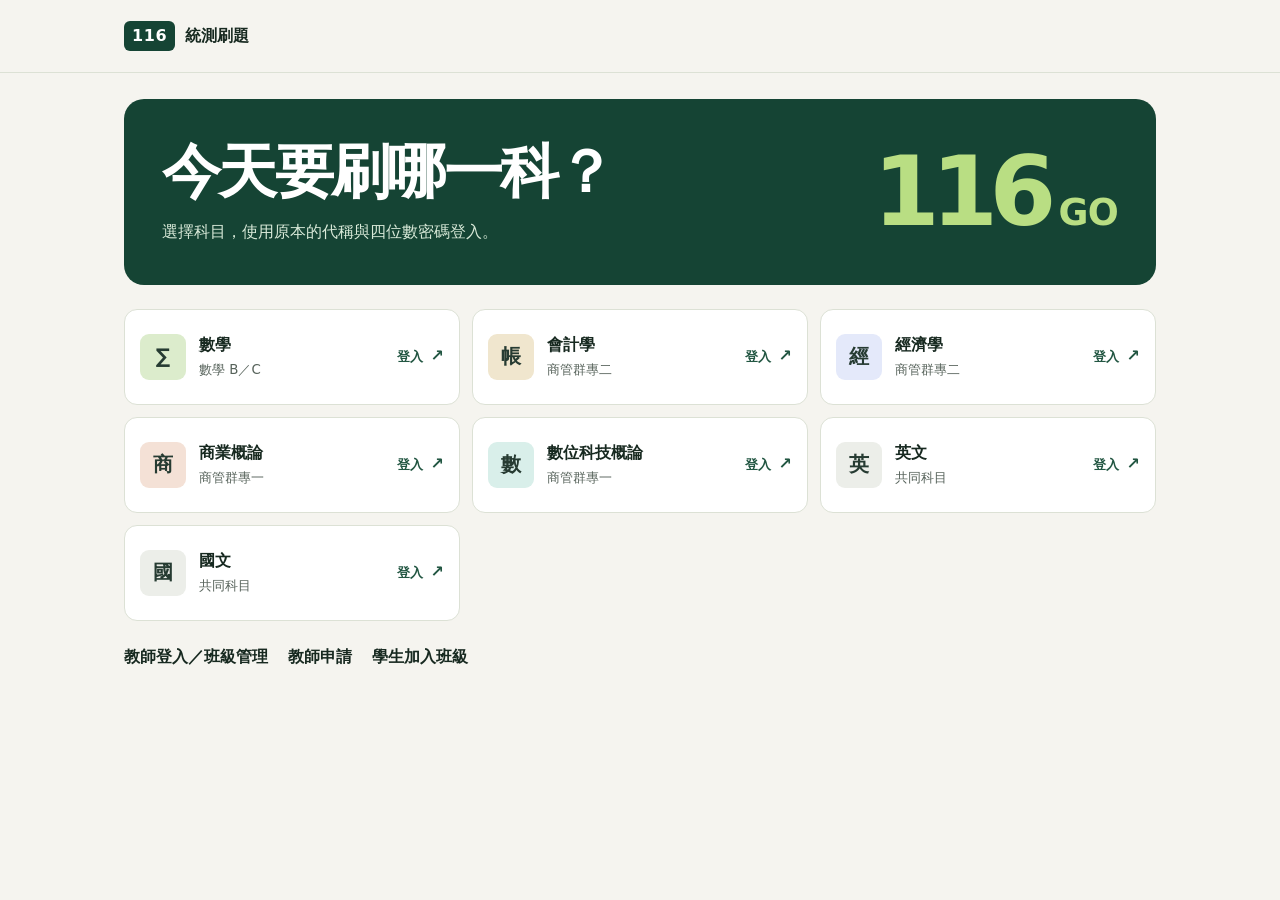
<file: index.html>
<!doctype html>
<html lang="zh-Hant">
<head>
<meta charset="utf-8">
<meta name="viewport" content="width=device-width, initial-scale=1">
<meta name="description" content="116 統測刷題入口。選擇科目登入，開始練習、模擬考或複習錯題。">
<title>116 統測刷題入口</title>
<link rel="stylesheet" href="./portal.css">
</head>
<body>
<header class="bar"><a href="./" class="brand"><span>116</span> 統測刷題</a></header>
<main>
  <section class="intro" aria-labelledby="title">
    <div><h1 id="title">今天要刷哪一科？</h1>
    <p>選擇科目，使用原本的代稱與四位數密碼登入。</p></div>
    <div class="mark" aria-hidden="true">116<span>GO</span></div>
  </section>
  <ul class="subjects" aria-label="刷題科目">
    <li class="subject tone-0"><a href="../testmath/" aria-label="登入數學"><span class="symbol" aria-hidden="true">∑</span><span class="subject-text"><strong>數學</strong><small>數學 B／C</small></span><span class="action" aria-hidden="true">登入 <span>↗</span></span></a></li>
    <li class="subject tone-1"><a href="../Accounting/" aria-label="登入會計學"><span class="symbol" aria-hidden="true">帳</span><span class="subject-text"><strong>會計學</strong><small>商管群專二</small></span><span class="action" aria-hidden="true">登入 <span>↗</span></span></a></li>
    <li class="subject tone-2"><a href="../economy/" aria-label="登入經濟學"><span class="symbol" aria-hidden="true">經</span><span class="subject-text"><strong>經濟學</strong><small>商管群專二</small></span><span class="action" aria-hidden="true">登入 <span>↗</span></span></a></li>
    <li class="subject tone-3"><a href="../Business/" aria-label="登入商業概論"><span class="symbol" aria-hidden="true">商</span><span class="subject-text"><strong>商業概論</strong><small>商管群專一</small></span><span class="action" aria-hidden="true">登入 <span>↗</span></span></a></li>
    <li class="subject tone-4"><a href="../Digital/" aria-label="登入數位科技概論"><span class="symbol" aria-hidden="true">數</span><span class="subject-text"><strong>數位科技概論</strong><small>商管群專一</small></span><span class="action" aria-hidden="true">登入 <span>↗</span></span></a></li>
    <li class="subject tone-5"><a href="../english/" aria-label="登入英文"><span class="symbol" aria-hidden="true">英</span><span class="subject-text"><strong>英文</strong><small>共同科目</small></span><span class="action" aria-hidden="true">登入 <span>↗</span></span></a></li>
    <li class="subject tone-6"><a href="../chinese/" aria-label="登入國文"><span class="symbol" aria-hidden="true">國</span><span class="subject-text"><strong>國文</strong><small>共同科目</small></span><span class="action" aria-hidden="true">登入 <span>↗</span></span></a></li>
  </ul>
  <section aria-label="班級服務" style="display:flex;gap:10px 20px;flex-wrap:wrap;margin-top:24px;font-weight:700">
    <a href="./teachers.html">教師登入／班級管理</a>
    <a href="./teachers.html#apply">教師申請</a>
    <a href="./teachers.html#join">學生加入班級</a>
  </section>
</main>
</body>
</html>
</file>
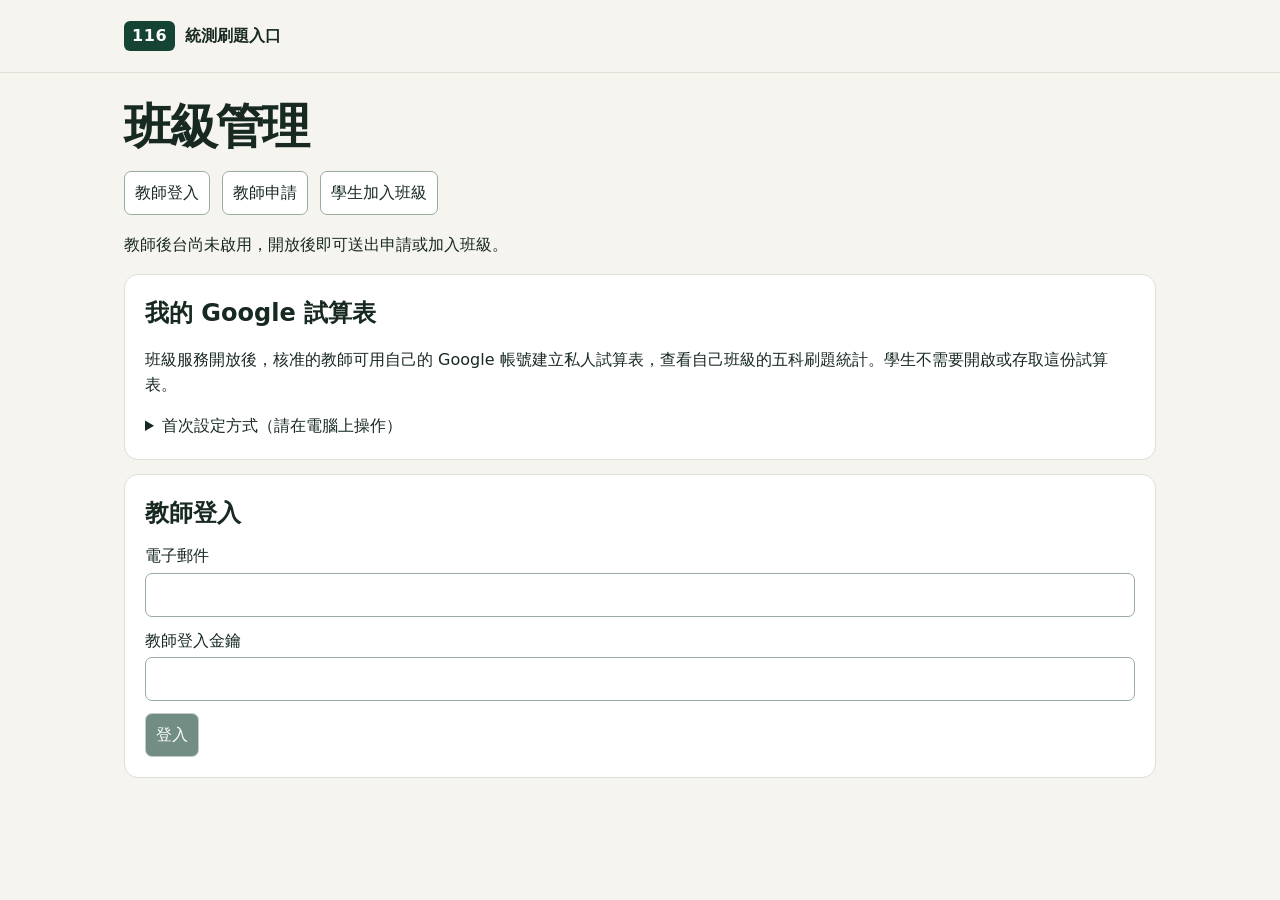
<file: teachers.html>
<!doctype html><html lang="zh-Hant"><head><meta charset="utf-8"><meta name="viewport" content="width=device-width, initial-scale=1"><title>班級管理｜116 統測刷題</title><link rel="stylesheet" href="./portal.css"><style>
h1{font-size:clamp(2rem,5vw,3rem)}h2{margin:0 0 12px}.box{background:#fff;border:1px solid var(--line);border-radius:14px;padding:20px;margin:14px 0}nav{display:flex;gap:12px;flex-wrap:wrap;margin:18px 0}label{display:grid;gap:4px;margin:12px 0}input,select,button{font:inherit;border:1px solid #9aaba1;border-radius:7px;min-height:44px;padding:7px 10px;background:#fff;color:var(--ink)}input,select{width:100%}button{cursor:pointer}button[type=submit]{background:var(--green);color:white}button[disabled]{opacity:.6}p{overflow-wrap:anywhere}output{display:block;overflow-wrap:anywhere}table{width:100%;border-collapse:collapse;white-space:nowrap}th,td{padding:8px 10px;text-align:left;border-bottom:1px solid var(--line)}.scroll{overflow:auto}[hidden]{display:none!important}.hint{color:#4c6256}#classes{display:flex;flex-wrap:wrap;gap:8px}
</style><script src="./teachers.js" defer></script></head><body>
<header class="bar"><a class="brand" href="./"><span>116</span> 統測刷題入口</a></header>
<main><h1>班級管理</h1><nav aria-label="班級服務"><button type="button" data-view="login">教師登入</button><button type="button" data-view="apply">教師申請</button><button type="button" data-view="join">學生加入班級</button></nav>
<p id="notice" role="status" aria-live="polite"></p>
<section class="box" id="my-sheet"><h2>我的 Google 試算表</h2>
<p>班級服務開放後，核准的教師可用自己的 Google 帳號建立私人試算表，查看自己班級的五科刷題統計。學生不需要開啟或存取這份試算表。</p>
<details><summary>首次設定方式（請在電腦上操作）</summary>
<ol><li>以自己的 Google 帳號<a href="https://sheets.new" target="_blank" rel="noopener noreferrer">新建 Google 試算表</a>。請保留「一般存取：受限制」。</li>
<li>開啟「擴充功能 → Apps Script」，貼上<a href="./teacher-sheet.gs.txt" target="_blank" rel="noopener">教師試算表連結程式</a>並儲存。不需要部署程式。</li>
<li>回到試算表重新整理，點「116 班級紀錄 → 連結教師帳號」，依 Google 提示授權，再輸入申請時的電子郵件和教師登入金鑰。請不要把金鑰填在儲存格內。</li>
<li>之後從「116 班級紀錄 → 更新班級紀錄」載入最新資料。同步用的「班級刷題紀錄」分頁會被更新，教師備註請另開分頁。</li></ol>
</details></section>
<section id="login" class="box"><h2>教師登入</h2><form><label>電子郵件<input name="email" type="email" required maxlength="120"></label><label>教師登入金鑰<input name="key" type="password" required minlength="64" maxlength="64" autocomplete="off" spellcheck="false"></label><button type="submit">登入</button></form></section>
<section id="apply" class="box" hidden><h2>教師申請</h2><p class="hint">送出後，請透過校務管道把申請核對碼提供給網站管理者。核准後即可登入。</p><form><label>教師姓名<input name="name" required maxlength="50"></label><label>學校<input name="school" required maxlength="90"></label><label>校務電子郵件<input name="email" type="email" required maxlength="120"></label><button type="submit">送出申請</button></form><output id="issued"></output></section>
<section id="join" class="box" hidden><h2>學生加入或退出班級</h2><p class="hint">請用該科已建立的刷題帳號。加入後，班級教師可查看你的代稱、最近作答、答對率與錯題統計。每一科各加入一次。</p><form><label>教師提供的班級代碼<input name="code" required maxlength="16" autocapitalize="characters" spellcheck="false"></label><label>科目<select name="site"><option value="testmath">數學</option><option value="Accounting">會計學</option><option value="economy">經濟學</option><option value="Business">商業概論</option><option value="Digital">數位科技概論</option></select></label><label>刷題代稱<input name="name" required maxlength="20"></label><label>四位數刷題密碼<input name="pin" type="password" inputmode="numeric" pattern="[0-9]{4}" required maxlength="4" autocomplete="off"></label><button type="submit" value="join">加入班級</button> <button type="submit" value="leave">退出班級</button></form></section>
<section id="dashboard" class="box" hidden><h2 id="welcome"></h2><button type="button" id="logout">登出</button><form id="create"><label>班級名稱<input name="title" required maxlength="60" placeholder="例如 商三甲"></label><button type="submit">建立班級</button></form><h3>我的班級</h3><div id="classes"></div><section id="report" hidden><h3 id="room-title"></h3><p id="room-code"></p><button type="button" id="refresh">重新整理紀錄</button><p id="empty"></p><div class="scroll"><table><thead><tr><th>科目</th><th>學生代稱</th><th>最近登入</th><th>最近作答</th><th>作答數</th><th>答對率</th><th>待複習</th><th>已克服</th><th>班級名冊</th></tr></thead><tbody></tbody></table></div></section></section>
</main></body></html>
</file>
<file: portal.css>
:root{color-scheme:light;--paper:#f5f4ef;--ink:#172920;--green:#154434;--line:#dce1d5}
*{box-sizing:border-box}body{margin:0;background:var(--paper);color:var(--ink);font:16px/1.55 "Noto Sans TC","Microsoft JhengHei",system-ui,sans-serif}a{color:inherit;text-decoration:none}
.bar{padding:16px max(20px,calc((100vw - 1032px)/2));border-bottom:1px solid var(--line)}.brand{display:inline-flex;align-items:center;gap:10px;min-height:40px;font-weight:750}.brand span{padding:3px 8px;border-radius:6px;background:var(--green);color:#fff;letter-spacing:.04em}
main{max-width:1080px;margin:auto;padding:26px 24px 52px}.intro{display:flex;justify-content:space-between;align-items:center;gap:18px;overflow:hidden;padding:40px 38px;background:var(--green);color:#fff;border-radius:20px}
h1{margin:0;font-size:clamp(2rem,6vw,3.7rem);line-height:1.13;letter-spacing:-.045em}.intro p{margin:14px 0 0;color:#d9ead9}.mark{display:flex;align-items:baseline;flex:none;color:#b9de83;font-size:clamp(2.5rem,8vw,6rem);line-height:1;font-weight:900;letter-spacing:-.09em}.mark span{font-size:.38em;margin-left:.3em;letter-spacing:-.02em}
.subjects{list-style:none;padding:0;margin:24px 0 0;display:grid;grid-template-columns:repeat(3,minmax(0,1fr));gap:12px}.subject{min-width:0}.subject a,.pending{display:flex;align-items:center;gap:13px;min-height:96px;padding:14px 15px;background:#fff;border:1px solid var(--line);border-radius:13px}.subject a:hover{border-color:#759781;background:#fbfdf7}.subject a:focus-visible,.brand:focus-visible{outline:3px solid #24765b;outline-offset:3px}.symbol{display:grid;place-items:center;flex:none;width:46px;height:46px;border-radius:9px;background:var(--symbol,#eceee9);color:#263b32;font-weight:800;font-size:20px}.subject-text{min-width:0;flex:1}.subject-text strong,.subject-text small{display:block}.subject-text small{color:#57635b;margin-top:2px}.action{flex:none;font-size:13px;font-weight:750;color:#225642}.action span{font-size:16px;margin-left:3px}.pending{background:#efefe9;color:#5a645c}.tone-0{--symbol:#dceccc}.tone-1{--symbol:#f0e6ce}.tone-2{--symbol:#e4e9fa}.tone-3{--symbol:#f4e1d6}.tone-4{--symbol:#d9efea}
@media(max-width:940px){.subjects{grid-template-columns:repeat(2,minmax(0,1fr))}}
@media(max-width:550px){main{padding:16px 15px 36px}.bar{padding:10px 15px}.intro{padding:24px 18px;border-radius:14px}.intro p{font-size:14px}.mark{display:none}.subjects{margin-top:14px;grid-template-columns:1fr;gap:8px}.subject a,.pending{min-height:68px;padding:10px 12px}.symbol{height:40px;width:40px}}
</file>
